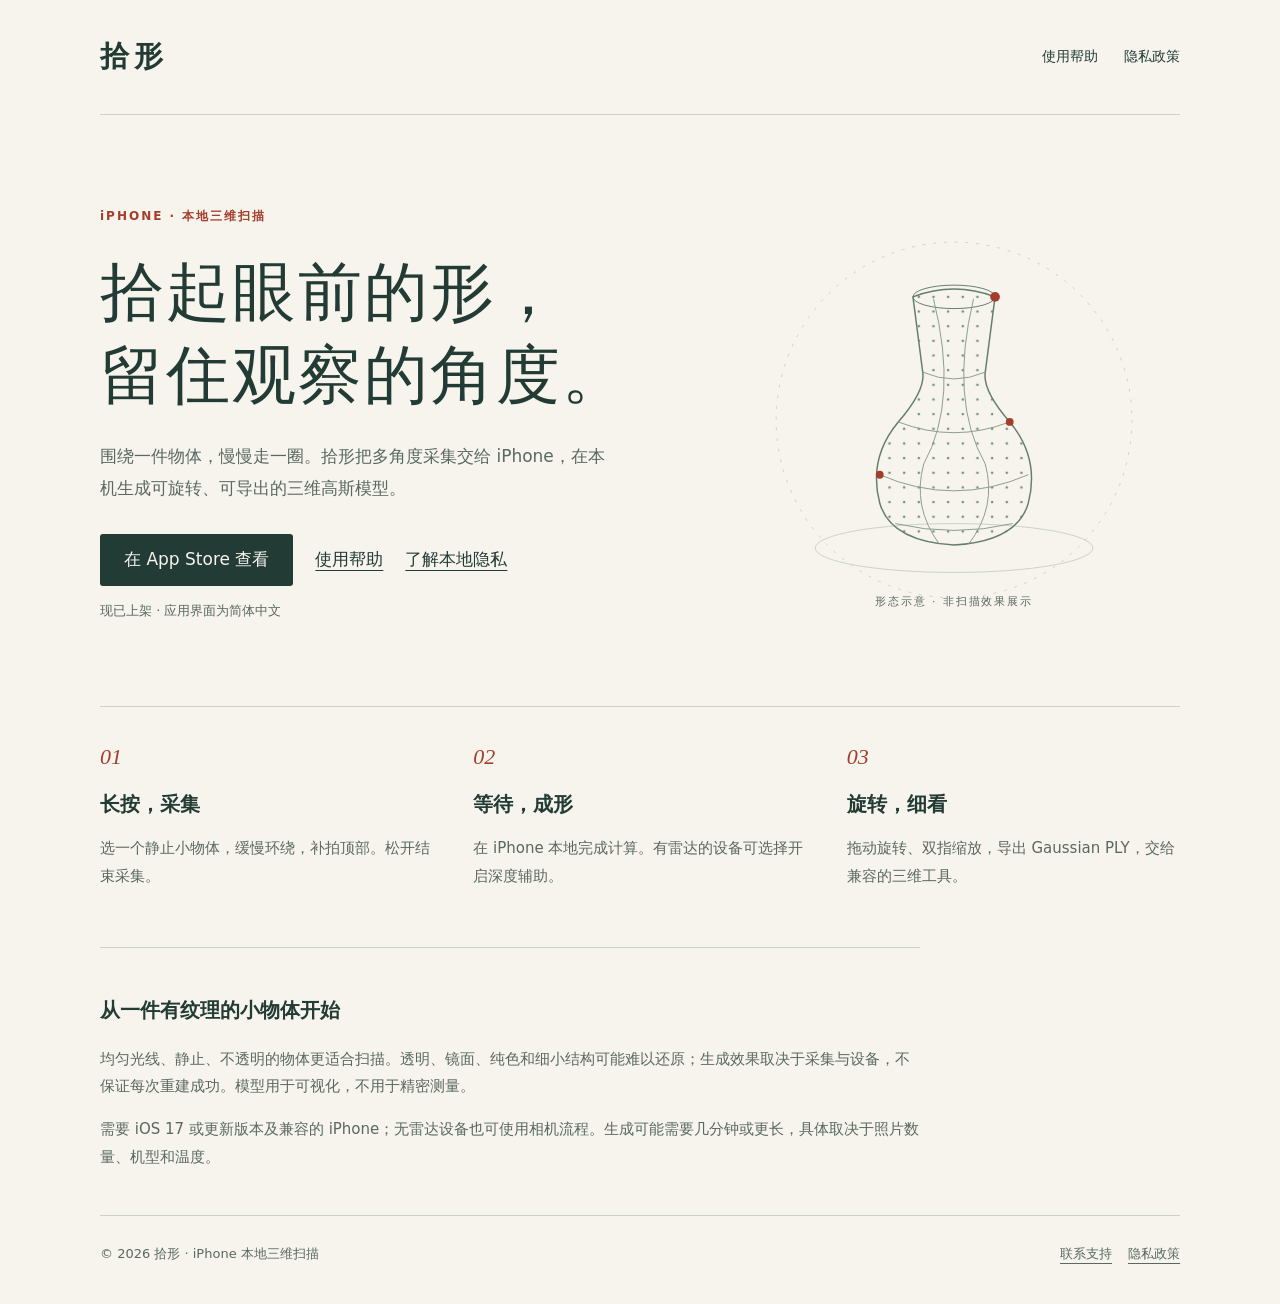
<file: index.html>
<!doctype html>
<html lang="zh-Hans"><head><meta charset="utf-8"><meta name="viewport" content="width=device-width,initial-scale=1"><meta name="description" content="拾形是一款在 iPhone 本地采集、生成、查看和导出三维高斯模型的应用。"><meta name="referrer" content="strict-origin-when-cross-origin"><title>把眼前的物体，留下形态 · 拾形</title><link rel="icon" href="favicon.svg" type="image/svg+xml"><link rel="stylesheet" href="style.css"></head>
<body><div class="wrap"><a class="skip" href="#main">跳到正文</a><header><a class="brand" href="index.html" aria-label="拾形首页">拾形</a><nav aria-label="主导航"><a href="support.html">使用帮助</a><a href="privacy.html">隐私政策</a></nav></header><main id="main" class=""><section class="hero"><div><div class="eyebrow">iPHONE · 本地三维扫描</div><h1>拾起眼前的形，<br>留住观察的角度。</h1><p>围绕一件物体，慢慢走一圈。拾形把多角度采集交给 iPhone，在本机生成可旋转、可导出的三维高斯模型。</p><div class="actions"><a class="button" href="https://apps.apple.com/us/app/%E6%8B%BE%E5%BD%A2/id6823881232">在 App Store 查看</a><a href="support.html">使用帮助</a><a href="privacy.html">了解本地隐私</a></div><p class="quiet">现已上架 · 应用界面为简体中文</p></div><svg class="art" viewBox="0 0 440 440" role="img" aria-label="以线条与点描绘的抽象立体花瓶，仅为品牌插画"><defs><pattern id="dots" width="15" height="15" patternUnits="userSpaceOnUse"><circle cx="4" cy="4" r="1.3" fill="#738d7a"/></pattern></defs><circle cx="220" cy="220" r="182" fill="none" stroke="#cbd2c7" stroke-dasharray="3 8"/><ellipse cx="220" cy="351" rx="142" ry="25" fill="none" stroke="#cbd2c7"/><path d="M178 94Q220 78 262 94L252 171Q249 190 277 222Q308 259 296 305Q285 344 220 348Q155 344 144 305Q132 259 163 222Q191 190 188 171Z" fill="url(#dots)" stroke="#647e6e" stroke-width="1.5"/><ellipse cx="220" cy="94" rx="42" ry="12" fill="none" stroke="#647e6e"/><path d="M188 171Q220 185 252 171M163 222Q220 244 277 222M144 276Q220 309 296 276M160 326Q220 340 280 326M199 96Q225 200 189 265Q177 309 205 347M240 96Q215 200 252 265Q264 309 235 347" fill="none" stroke="#8a9d8b"/><circle cx="262" cy="94" r="5" fill="#a33e2c"/><circle cx="144" cy="276" r="4" fill="#a33e2c"/><circle cx="277" cy="222" r="4" fill="#a33e2c"/><text x="220" y="409" text-anchor="middle" fill="#596860" font-size="11" letter-spacing="2">形态示意 · 非扫描效果展示</text></svg></section><section class="steps" aria-label="使用流程"><div><span class="number">01</span><h2>长按，采集</h2><p>选一个静止小物体，缓慢环绕，补拍顶部。松开结束采集。</p></div><div><span class="number">02</span><h2>等待，成形</h2><p>在 iPhone 本地完成计算。有雷达的设备可选择开启深度辅助。</p></div><div><span class="number">03</span><h2>旋转，细看</h2><p>拖动旋转、双指缩放，导出 Gaussian PLY，交给兼容的三维工具。</p></div></section><section class="note"><h2>从一件有纹理的小物体开始</h2><p>均匀光线、静止、不透明的物体更适合扫描。透明、镜面、纯色和细小结构可能难以还原；生成效果取决于采集与设备，不保证每次重建成功。模型用于可视化，不用于精密测量。</p><p>需要 iOS 17 或更新版本及兼容的 iPhone；无雷达设备也可使用相机流程。生成可能需要几分钟或更长，具体取决于照片数量、机型和温度。</p></section></main><footer><span>© 2026 拾形 · iPhone 本地三维扫描</span><span><a href="support.html#contact">联系支持</a><a href="privacy.html">隐私政策</a></span></footer></div></body></html>
</file>
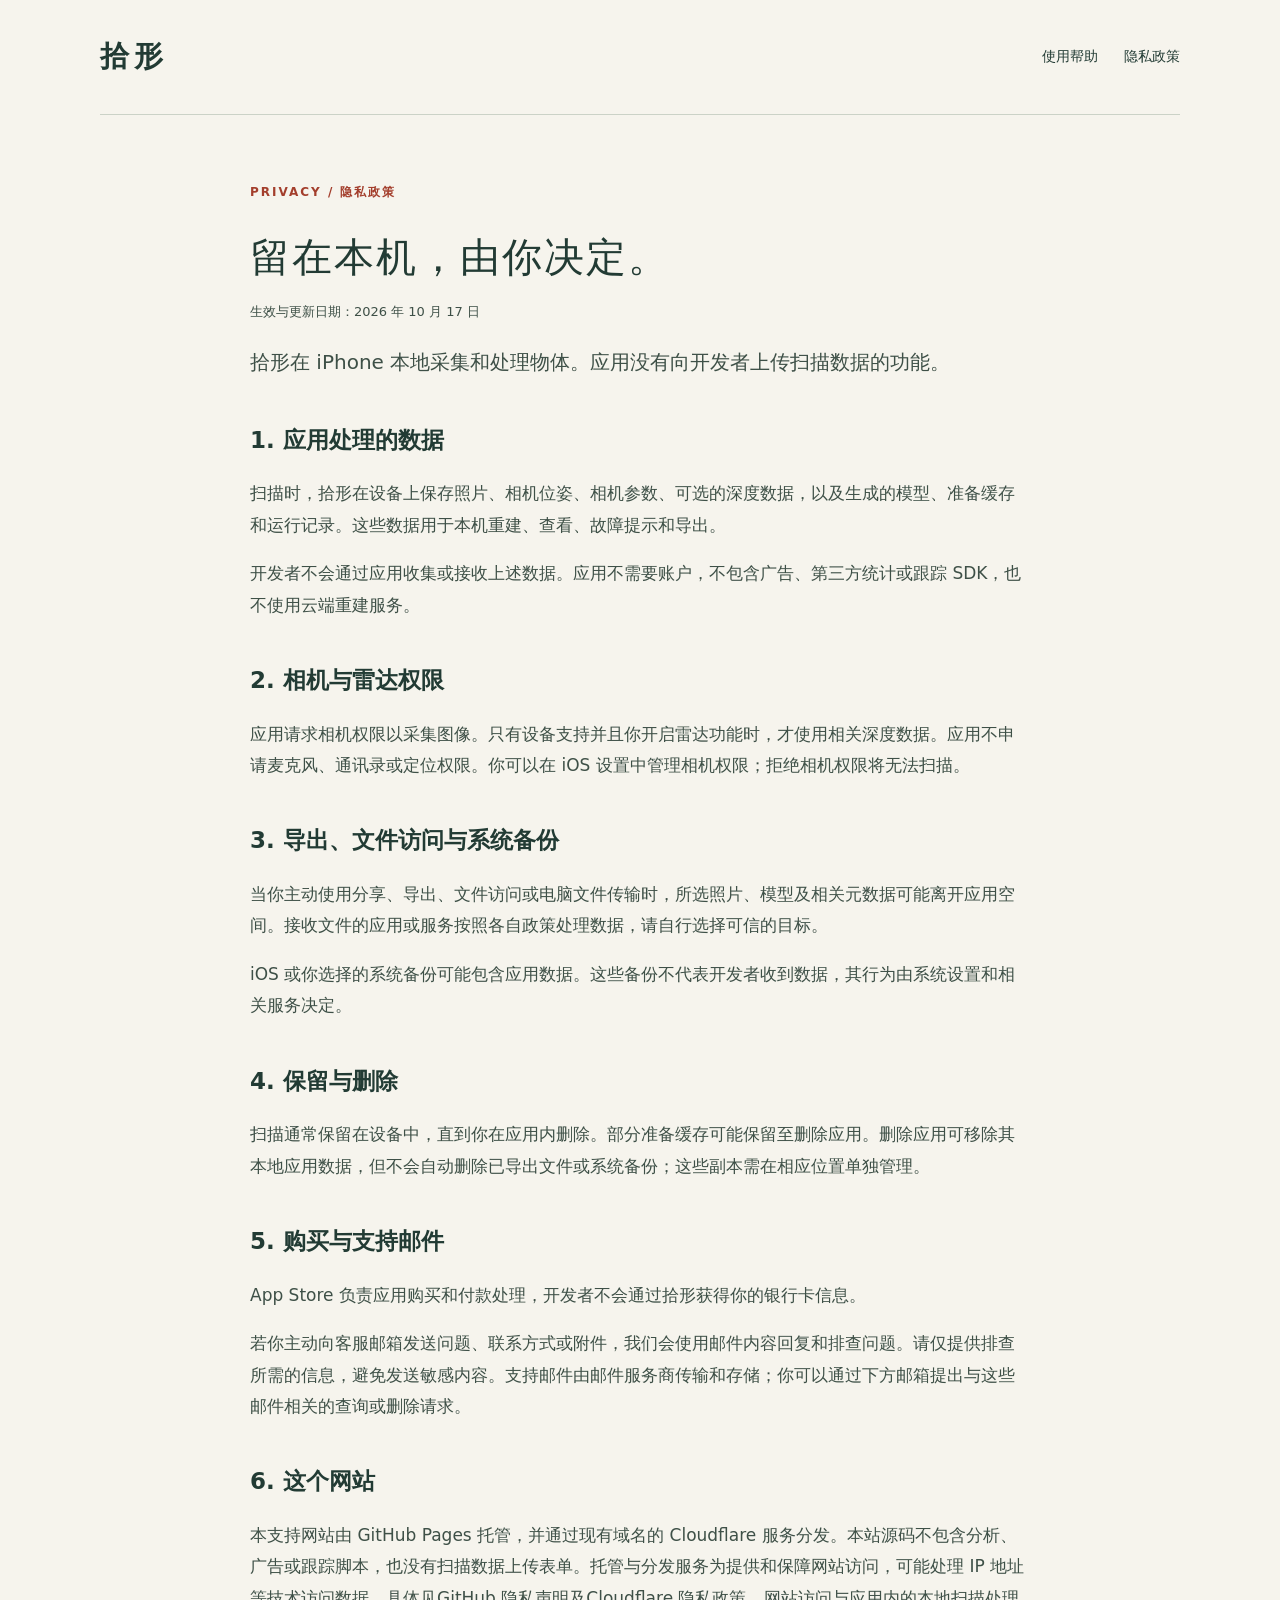
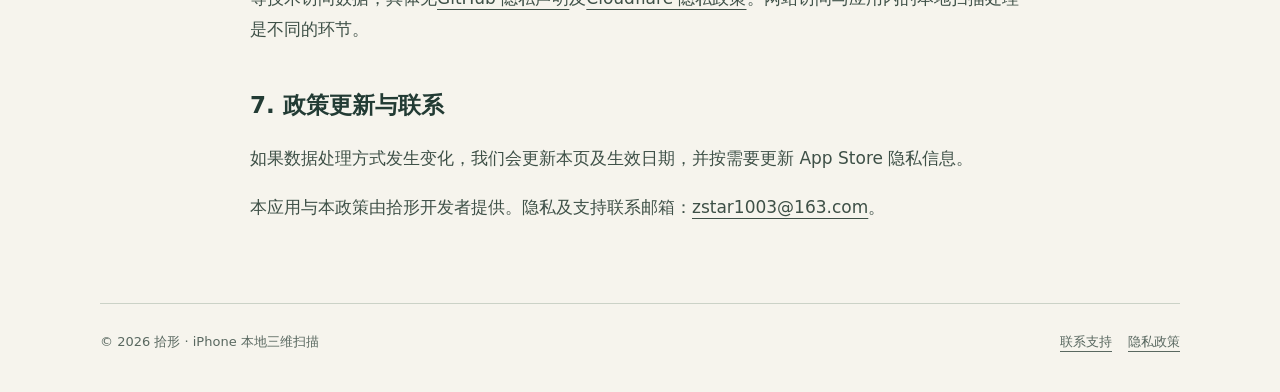
<file: privacy.html>
<!doctype html>
<html lang="zh-Hans"><head><meta charset="utf-8"><meta name="viewport" content="width=device-width,initial-scale=1"><meta name="description" content="拾形的本地数据处理、相机权限、导出、删除、支持邮件与网站托管隐私说明。"><meta name="referrer" content="strict-origin-when-cross-origin"><title>隐私政策 · 拾形</title><link rel="icon" href="favicon.svg" type="image/svg+xml"><link rel="stylesheet" href="style.css"></head>
<body><div class="wrap"><a class="skip" href="#main">跳到正文</a><header><a class="brand" href="index.html" aria-label="拾形首页">拾形</a><nav aria-label="主导航"><a href="support.html">使用帮助</a><a href="privacy.html">隐私政策</a></nav></header><main id="main" class="article"><div class="eyebrow">PRIVACY / 隐私政策</div><h1>留在本机，由你决定。</h1><p class="quiet">生效与更新日期：2026 年 10 月 17 日</p><p class="lead">拾形在 iPhone 本地采集和处理物体。应用没有向开发者上传扫描数据的功能。</p><h2>1. 应用处理的数据</h2><p>扫描时，拾形在设备上保存照片、相机位姿、相机参数、可选的深度数据，以及生成的模型、准备缓存和运行记录。这些数据用于本机重建、查看、故障提示和导出。</p><p>开发者不会通过应用收集或接收上述数据。应用不需要账户，不包含广告、第三方统计或跟踪 SDK，也不使用云端重建服务。</p><h2>2. 相机与雷达权限</h2><p>应用请求相机权限以采集图像。只有设备支持并且你开启雷达功能时，才使用相关深度数据。应用不申请麦克风、通讯录或定位权限。你可以在 iOS 设置中管理相机权限；拒绝相机权限将无法扫描。</p><h2>3. 导出、文件访问与系统备份</h2><p>当你主动使用分享、导出、文件访问或电脑文件传输时，所选照片、模型及相关元数据可能离开应用空间。接收文件的应用或服务按照各自政策处理数据，请自行选择可信的目标。</p><p>iOS 或你选择的系统备份可能包含应用数据。这些备份不代表开发者收到数据，其行为由系统设置和相关服务决定。</p><h2>4. 保留与删除</h2><p>扫描通常保留在设备中，直到你在应用内删除。部分准备缓存可能保留至删除应用。删除应用可移除其本地应用数据，但不会自动删除已导出文件或系统备份；这些副本需在相应位置单独管理。</p><h2>5. 购买与支持邮件</h2><p>App Store 负责应用购买和付款处理，开发者不会通过拾形获得你的银行卡信息。</p><p>若你主动向客服邮箱发送问题、联系方式或附件，我们会使用邮件内容回复和排查问题。请仅提供排查所需的信息，避免发送敏感内容。支持邮件由邮件服务商传输和存储；你可以通过下方邮箱提出与这些邮件相关的查询或删除请求。</p><h2>6. 这个网站</h2><p>本支持网站由 GitHub Pages 托管，并通过现有域名的 Cloudflare 服务分发。本站源码不包含分析、广告或跟踪脚本，也没有扫描数据上传表单。托管与分发服务为提供和保障网站访问，可能处理 IP 地址等技术访问数据，具体见<a href="https://docs.github.com/en/site-policy/privacy-policies/github-general-privacy-statement">GitHub 隐私声明</a>及<a href="https://www.cloudflare.com/privacypolicy/">Cloudflare 隐私政策</a>。网站访问与应用内的本地扫描处理是不同的环节。</p><h2>7. 政策更新与联系</h2><p>如果数据处理方式发生变化，我们会更新本页及生效日期，并按需要更新 App Store 隐私信息。</p><p class="contact">本应用与本政策由拾形开发者提供。隐私及支持联系邮箱：<!--email_off--><a href="mailto:zstar1003@163.com">zstar1003@163.com</a><!--/email_off-->。</p></main><footer><span>© 2026 拾形 · iPhone 本地三维扫描</span><span><a href="support.html#contact">联系支持</a><a href="privacy.html">隐私政策</a></span></footer></div></body></html>
</file>
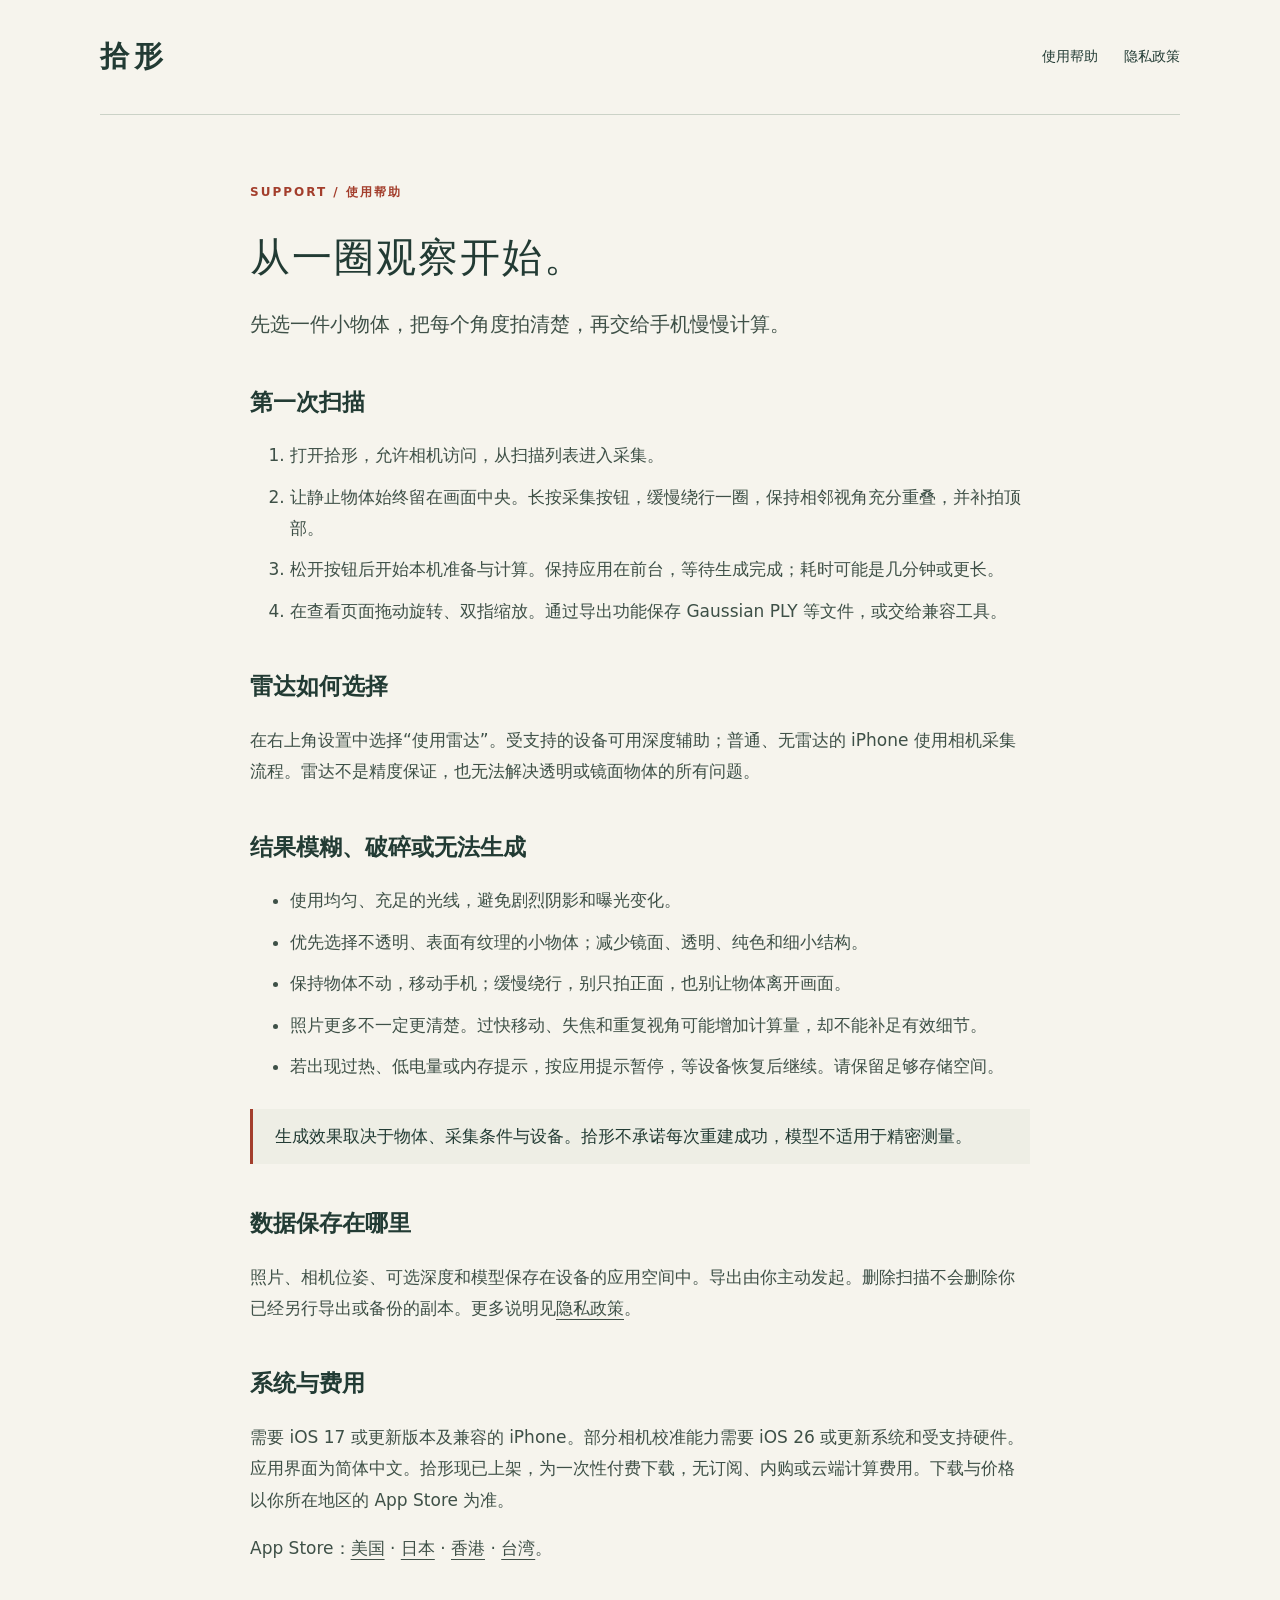
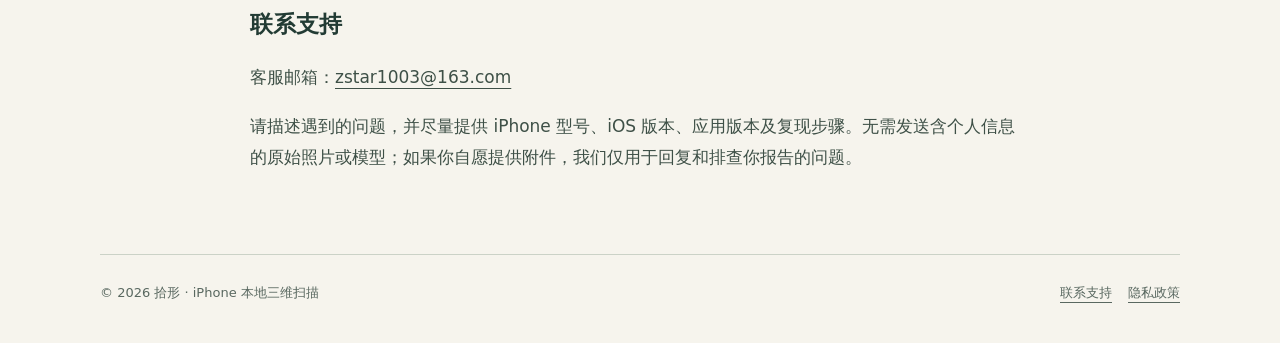
<file: support.html>
<!doctype html>
<html lang="zh-Hans"><head><meta charset="utf-8"><meta name="viewport" content="width=device-width,initial-scale=1"><meta name="description" content="拾形使用说明、扫描建议、故障排查与客服邮箱。"><meta name="referrer" content="strict-origin-when-cross-origin"><title>使用帮助 · 拾形</title><link rel="icon" href="favicon.svg" type="image/svg+xml"><link rel="stylesheet" href="style.css"></head>
<body><div class="wrap"><a class="skip" href="#main">跳到正文</a><header><a class="brand" href="index.html" aria-label="拾形首页">拾形</a><nav aria-label="主导航"><a href="support.html">使用帮助</a><a href="privacy.html">隐私政策</a></nav></header><main id="main" class="article"><div class="eyebrow">SUPPORT / 使用帮助</div><h1>从一圈观察开始。</h1><p class="lead">先选一件小物体，把每个角度拍清楚，再交给手机慢慢计算。</p><h2>第一次扫描</h2><ol><li>打开拾形，允许相机访问，从扫描列表进入采集。</li><li>让静止物体始终留在画面中央。长按采集按钮，缓慢绕行一圈，保持相邻视角充分重叠，并补拍顶部。</li><li>松开按钮后开始本机准备与计算。保持应用在前台，等待生成完成；耗时可能是几分钟或更长。</li><li>在查看页面拖动旋转、双指缩放。通过导出功能保存 Gaussian PLY 等文件，或交给兼容工具。</li></ol><h2>雷达如何选择</h2><p>在右上角设置中选择“使用雷达”。受支持的设备可用深度辅助；普通、无雷达的 iPhone 使用相机采集流程。雷达不是精度保证，也无法解决透明或镜面物体的所有问题。</p><h2>结果模糊、破碎或无法生成</h2><ul><li>使用均匀、充足的光线，避免剧烈阴影和曝光变化。</li><li>优先选择不透明、表面有纹理的小物体；减少镜面、透明、纯色和细小结构。</li><li>保持物体不动，移动手机；缓慢绕行，别只拍正面，也别让物体离开画面。</li><li>照片更多不一定更清楚。过快移动、失焦和重复视角可能增加计算量，却不能补足有效细节。</li><li>若出现过热、低电量或内存提示，按应用提示暂停，等设备恢复后继续。请保留足够存储空间。</li></ul><div class="callout">生成效果取决于物体、采集条件与设备。拾形不承诺每次重建成功，模型不适用于精密测量。</div><h2>数据保存在哪里</h2><p>照片、相机位姿、可选深度和模型保存在设备的应用空间中。导出由你主动发起。删除扫描不会删除你已经另行导出或备份的副本。更多说明见<a href="privacy.html">隐私政策</a>。</p><h2>系统与费用</h2><p>需要 iOS 17 或更新版本及兼容的 iPhone。部分相机校准能力需要 iOS 26 或更新系统和受支持硬件。应用界面为简体中文。拾形现已上架，为一次性付费下载，无订阅、内购或云端计算费用。下载与价格以你所在地区的 App Store 为准。</p><p>App Store：<a href="https://apps.apple.com/us/app/%E6%8B%BE%E5%BD%A2/id6823881232">美国</a> · <a href="https://apps.apple.com/jp/app/%E6%8B%BE%E5%BD%A2/id6823881232">日本</a> · <a href="https://apps.apple.com/hk/app/%E6%8B%BE%E5%BD%A2/id6823881232">香港</a> · <a href="https://apps.apple.com/tw/app/%E6%8B%BE%E5%BD%A2/id6823881232">台湾</a>。</p><h2 id="contact" class="anchor">联系支持</h2><p class="contact">客服邮箱：<!--email_off--><a href="mailto:zstar1003@163.com">zstar1003@163.com</a><!--/email_off--></p><p>请描述遇到的问题，并尽量提供 iPhone 型号、iOS 版本、应用版本及复现步骤。无需发送含个人信息的原始照片或模型；如果你自愿提供附件，我们仅用于回复和排查你报告的问题。</p></main><footer><span>© 2026 拾形 · iPhone 本地三维扫描</span><span><a href="support.html#contact">联系支持</a><a href="privacy.html">隐私政策</a></span></footer></div></body></html>
</file>
<file: style.css>
@charset "UTF-8";
:root{color-scheme:light;--paper:#f6f4ed;--ink:#223b34;--muted:#596860;--line:#cbd2c7;--accent:#a33e2c}
*{box-sizing:border-box}html{scroll-behavior:smooth}body{margin:0;background:var(--paper);color:var(--ink);font:17px/1.85 system-ui,-apple-system,"PingFang SC","Microsoft YaHei",sans-serif}a{color:inherit;text-underline-offset:5px}a:hover{color:var(--accent)}a:focus-visible{outline:3px solid var(--accent);outline-offset:5px}.wrap{width:min(1080px,calc(100% - 48px));margin:auto}header{display:flex;justify-content:space-between;align-items:center;padding:30px 0;border-bottom:1px solid var(--line);gap:20px}.brand{text-decoration:none;font-family:serif;font-size:29px;letter-spacing:5px;font-weight:600}nav{display:flex;gap:26px;font-size:14px}nav a{text-decoration:none}.skip{position:absolute;top:-80px;padding:10px;background:white}.skip:focus{top:8px}.hero{display:grid;grid-template-columns:1.3fr 1fr;align-items:center;gap:40px;padding:90px 0 70px}.eyebrow{font-size:12px;letter-spacing:2px;color:var(--accent);font-weight:650}.hero h1{font:500 clamp(40px,5vw,64px)/1.3 "Songti SC","Noto Serif CJK SC",serif;letter-spacing:2px;margin:24px 0}.hero p{max-width:510px;color:var(--muted)}.actions{display:flex;gap:22px;align-items:center;flex-wrap:wrap;margin-top:30px}.button{display:inline-block;background:var(--ink);color:var(--paper);text-decoration:none;padding:10px 24px;border-radius:3px}.button:hover{background:#36584c;color:white}.quiet{font-size:13px;color:var(--muted)}.art{width:100%;max-width:430px;justify-self:center}.steps{border-top:1px solid var(--line);display:grid;grid-template-columns:repeat(3,1fr);gap:40px;padding:36px 0 56px}.steps h2{font-size:20px;margin:12px 0}.steps p{font-size:15px;color:var(--muted);margin:0}.number{font:italic 22px Georgia,serif;color:var(--accent)}.note{border-top:1px solid var(--line);padding:28px 0;max-width:820px}.note h2{font-size:20px}.note p{color:var(--muted);font-size:15px}.article{max-width:780px;margin:66px auto 80px}.article h1{font:500 40px/1.4 "Songti SC",serif;letter-spacing:2px;margin-bottom:14px}.article h2{font-size:23px;margin:38px 0 12px}.article p,.article li{color:#3e5047}.article .lead{font-size:20px}.article li{margin:10px 0}.callout{border-left:3px solid var(--accent);padding:12px 22px;background:#eeeee5;margin:26px 0}.contact{overflow-wrap:anywhere}footer{border-top:1px solid var(--line);padding:26px 0 38px;display:flex;justify-content:space-between;gap:20px;flex-wrap:wrap;font-size:13px;color:var(--muted)}footer a{margin-left:16px}.anchor{scroll-margin-top:24px}@media(max-width:640px){.wrap{width:calc(100% - 36px)}header{padding:20px 0}nav{gap:18px}.hero{grid-template-columns:1fr;padding:48px 0 40px;gap:16px}.hero h1{font-size:43px}.art{max-width:280px}.steps{grid-template-columns:1fr;gap:26px;padding-bottom:36px}.steps h2{display:inline;margin-left:14px}.steps p{margin-top:6px}.article{margin:40px auto 60px}.article h1{font-size:34px}.article h2{font-size:21px}footer a{margin:0 16px 0 0}}@media(prefers-reduced-motion:reduce){html{scroll-behavior:auto}}
</file>
